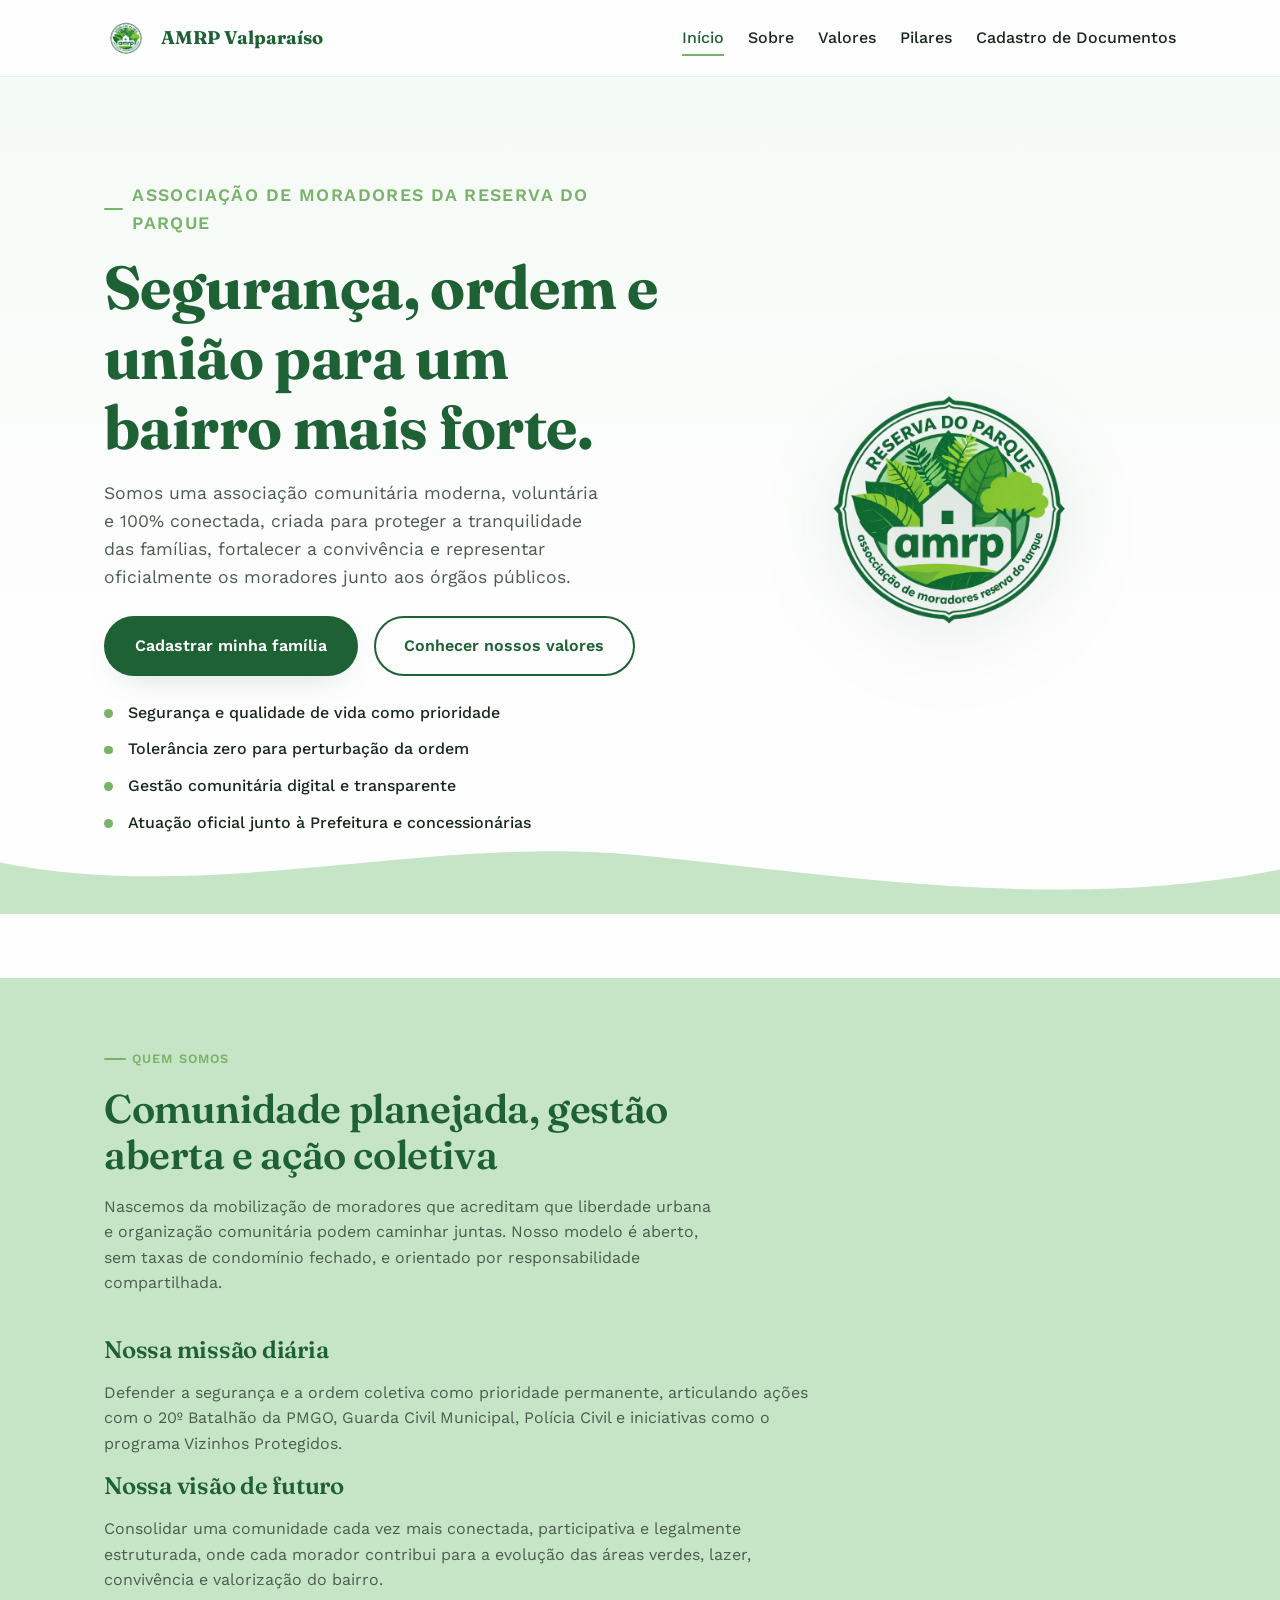
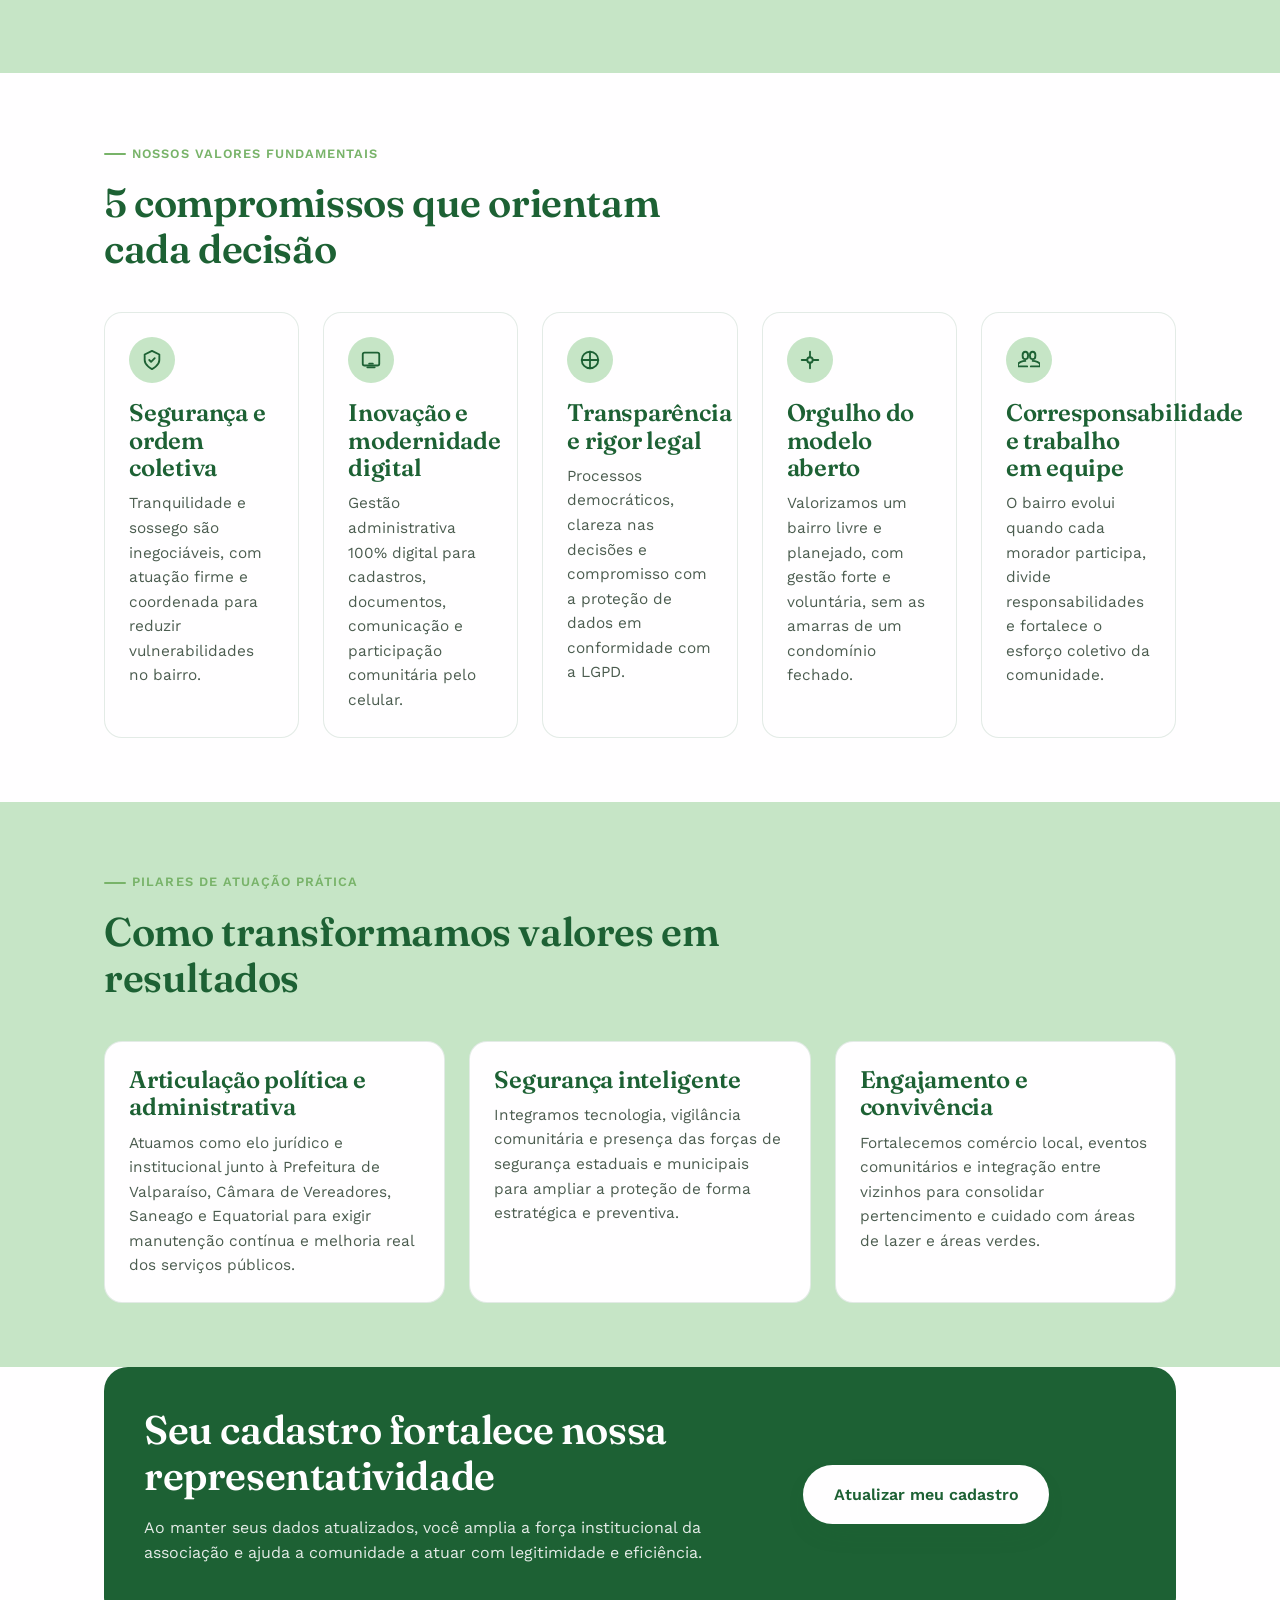
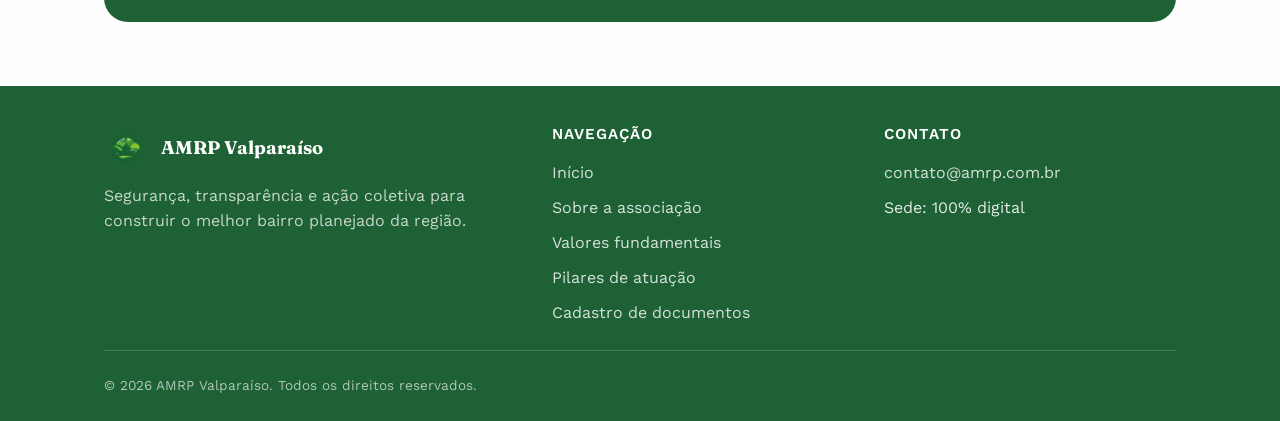
<file: index.html>
<!DOCTYPE html>
<html lang="pt-BR">
<head>
  <meta charset="UTF-8">
  <meta name="viewport" content="width=device-width, initial-scale=1.0">
  <title>AMRP Valparaíso — Associação de Moradores</title>
  <meta name="description" content="Site oficial da Associação de Moradores: segurança coletiva, gestão digital, transparência, engajamento e atuação comunitária em Valparaíso.">

  <link rel="icon" type="image/x-icon" href="assets/img/favicon.ico">
  <link rel="icon" type="image/png" sizes="32x32" href="assets/img/favicon-32.png">
  <link rel="apple-touch-icon" href="assets/img/favicon-180.png">

  <link rel="stylesheet" href="assets/css/style.css">
</head>
<body>

  <header class="cabecalho">
    <div class="container">
      <a href="index.html" class="marca">
        <img src="assets/img/logo-claro.webp" alt="Logotipo da AMRP Valparaíso">
        AMRP Valparaíso
      </a>

      <nav class="nav-principal" aria-label="Navegação principal">
        <ul class="nav-links">
          <li><a href="index.html" aria-current="page">Início</a></li>
          <li><a href="index.html#sobre">Sobre</a></li>
          <li><a href="index.html#valores">Valores</a></li>
          <li><a href="index.html#pilares">Pilares</a></li>
          <li><a href="cadastro.html">Cadastro de Documentos</a></li>
        </ul>

        <button class="nav-toggle" aria-label="Abrir menu" aria-expanded="false">
          <span></span>
        </button>
      </nav>
    </div>
  </header>

  <main>

    <!-- HERO -->
    <section class="hero">
      <div class="container">
        <div class="hero-texto">
          <p class="rotulo">Associação de Moradores da Reserva do Parque</p>
          <h1>Segurança, ordem e união para um bairro mais forte.</h1>
          <p>
            Somos uma associação comunitária moderna, voluntária e 100% conectada,
            criada para proteger a tranquilidade das famílias, fortalecer a convivência
            e representar oficialmente os moradores junto aos órgãos públicos.
          </p>
          <div class="hero-acoes">
            <a href="cadastro.html" class="btn btn-primario">Cadastrar minha família</a>
            <a href="#valores" class="btn btn-secundario">Conhecer nossos valores</a>
          </div>
          <ul class="hero-destaques" aria-label="Destaques da associação">
            <li>Segurança e qualidade de vida como prioridade</li>
            <li>Tolerância zero para perturbação da ordem</li>
            <li>Gestão comunitária digital e transparente</li>
            <li>Atuação oficial junto à Prefeitura e concessionárias</li>
          </ul>
        </div>

        <div class="hero-visual">
          <img src="assets/img/logo-transparente.webp" alt="Logotipo da AMRP Valparaíso">
        </div>
      </div>

      <svg class="divisor-organico" viewBox="0 0 1440 90" preserveAspectRatio="none" aria-hidden="true">
        <path fill="#c6e5c6" d="M0,32 C240,80 480,0 720,24 C960,48 1200,88 1440,40 L1440,90 L0,90 Z"></path>
      </svg>
    </section>

    <!-- SOBRE / HISTÓRIA -->
    <section id="sobre" class="secao-tonal">
      <div class="container">
        <div class="cabecalho-secao">
          <p class="rotulo">Quem somos</p>
          <h2>Comunidade planejada, gestão aberta e ação coletiva</h2>
          <p>
            Nascemos da mobilização de moradores que acreditam que liberdade urbana e
            organização comunitária podem caminhar juntas. Nosso modelo é aberto, sem
            taxas de condomínio fechado, e orientado por responsabilidade compartilhada.
          </p>
        </div>

        <div class="sobre-grid">
          <div>
            <h3>Nossa missão diária</h3>
            <p>
              Defender a segurança e a ordem coletiva como prioridade permanente,
              articulando ações com o 20º Batalhão da PMGO, Guarda Civil Municipal,
              Polícia Civil e iniciativas como o programa Vizinhos Protegidos.
            </p>
            <h3>Nossa visão de futuro</h3>
            <p>
              Consolidar uma comunidade cada vez mais conectada, participativa e
              legalmente estruturada, onde cada morador contribui para a evolução
              das áreas verdes, lazer, convivência e valorização do bairro.
            </p>
          </div>
        </div>
      </div>
    </section>

    <!-- VALORES -->
    <section id="valores" class="secao-clara">
      <div class="container">
        <div class="cabecalho-secao">
          <p class="rotulo">Nossos valores fundamentais</p>
          <h2>5 compromissos que orientam cada decisão</h2>
        </div>

        <div class="cartoes cartoes-valores">
          <div class="cartao">
            <div class="icone" aria-hidden="true">
              <svg width="22" height="22" viewBox="0 0 24 24" fill="none" stroke="currentColor" stroke-width="2" stroke-linecap="round" stroke-linejoin="round"><path d="M12 22s8-4 8-10V6l-8-4-8 4v6c0 6 8 10 8 10Z"/><path d="m9 12 2 2 4-4"/></svg>
            </div>
            <h3>Segurança e ordem coletiva</h3>
            <p>Tranquilidade e sossego são inegociáveis, com atuação firme e coordenada para reduzir vulnerabilidades no bairro.</p>
          </div>

          <div class="cartao">
            <div class="icone" aria-hidden="true">
              <svg width="22" height="22" viewBox="0 0 24 24" fill="none" stroke="currentColor" stroke-width="2" stroke-linecap="round" stroke-linejoin="round"><rect x="3" y="4" width="18" height="14" rx="2"/><path d="M8 20h8"/><path d="M10 16h4"/></svg>
            </div>
            <h3>Inovação e modernidade digital</h3>
            <p>Gestão administrativa 100% digital para cadastros, documentos, comunicação e participação comunitária pelo celular.</p>
          </div>

          <div class="cartao">
            <div class="icone" aria-hidden="true">
              <svg width="22" height="22" viewBox="0 0 24 24" fill="none" stroke="currentColor" stroke-width="2" stroke-linecap="round" stroke-linejoin="round"><path d="M12 3v18"/><path d="M3 12h18"/><circle cx="12" cy="12" r="9"/></svg>
            </div>
            <h3>Transparência e rigor legal</h3>
            <p>Processos democráticos, clareza nas decisões e compromisso com a proteção de dados em conformidade com a LGPD.</p>
          </div>

          <div class="cartao">
            <div class="icone" aria-hidden="true">
              <svg width="22" height="22" viewBox="0 0 24 24" fill="none" stroke="currentColor" stroke-width="2" stroke-linecap="round" stroke-linejoin="round"><path d="M3 12h6"/><path d="M15 12h6"/><path d="M12 3v6"/><path d="M12 15v6"/><circle cx="12" cy="12" r="3"/></svg>
            </div>
            <h3>Orgulho do modelo aberto</h3>
            <p>Valorizamos um bairro livre e planejado, com gestão forte e voluntária, sem as amarras de um condomínio fechado.</p>
          </div>

          <div class="cartao">
            <div class="icone" aria-hidden="true">
              <svg width="22" height="22" viewBox="0 0 24 24" fill="none" stroke="currentColor" stroke-width="2" stroke-linecap="round" stroke-linejoin="round"><path d="M16 11c1.66 0 3-1.79 3-4s-1.34-4-3-4-3 1.79-3 4 1.34 4 3 4Z"/><path d="M8 11c1.66 0 3-1.79 3-4S9.66 3 8 3 5 4.79 5 7s1.34 4 3 4Z"/><path d="M8 13c-2.67 0-8 1.34-8 4v2h10"/><path d="M16 13c2.67 0 8 1.34 8 4v2H14"/></svg>
            </div>
            <h3>Corresponsabilidade e trabalho em equipe</h3>
            <p>O bairro evolui quando cada morador participa, divide responsabilidades e fortalece o esforço coletivo da comunidade.</p>
          </div>
        </div>
      </div>
    </section>

    <!-- PILARES -->
    <section id="pilares" class="secao-tonal">
      <div class="container">
        <div class="cabecalho-secao">
          <p class="rotulo">Pilares de atuação prática</p>
          <h2>Como transformamos valores em resultados</h2>
        </div>
        <div class="cartoes">
          <article class="cartao">
            <h3>Articulação política e administrativa</h3>
            <p>Atuamos como elo jurídico e institucional junto à Prefeitura de Valparaíso, Câmara de Vereadores, Saneago e Equatorial para exigir manutenção contínua e melhoria real dos serviços públicos.</p>
          </article>
          <article class="cartao">
            <h3>Segurança inteligente</h3>
            <p>Integramos tecnologia, vigilância comunitária e presença das forças de segurança estaduais e municipais para ampliar a proteção de forma estratégica e preventiva.</p>
          </article>
          <article class="cartao">
            <h3>Engajamento e convivência</h3>
            <p>Fortalecemos comércio local, eventos comunitários e integração entre vizinhos para consolidar pertencimento e cuidado com áreas de lazer e áreas verdes.</p>
          </article>
        </div>
      </div>
    </section>

    <!-- CTA CADASTRO -->
    <section class="secao-clara" style="padding-top:0;">
      <div class="container">
        <div class="cta-cadastro">
          <div>
            <h2>Seu cadastro fortalece nossa representatividade</h2>
            <p>
              Ao manter seus dados atualizados, você amplia a força institucional
              da associação e ajuda a comunidade a atuar com legitimidade e eficiência.
            </p>
          </div>
          <div>
            <a href="cadastro.html" class="btn btn-primario">Atualizar meu cadastro</a>
          </div>
        </div>
      </div>
    </section>

  </main>

  <footer class="rodape">
    <div class="container">
      <div class="rodape-grid">
        <div>
          <a href="index.html" class="marca">
            <img src="assets/img/logo-escuro-sm.webp" alt="Logotipo da AMRP Valparaíso">
            AMRP Valparaíso
          </a>
          <p style="color: rgba(255,254,255,0.75); max-width: 40ch; margin-top: 0.8em;">
            Segurança, transparência e ação coletiva para construir o melhor bairro planejado da região.
          </p>
        </div>

        <div>
          <h4>Navegação</h4>
          <ul>
            <li><a href="index.html">Início</a></li>
            <li><a href="index.html#sobre">Sobre a associação</a></li>
            <li><a href="index.html#valores">Valores fundamentais</a></li>
            <li><a href="index.html#pilares">Pilares de atuação</a></li>
            <li><a href="cadastro.html">Cadastro de documentos</a></li>
          </ul>
        </div>

        <div>
          <h4>Contato</h4>
          <ul>
            <li><a href="mailto:contato@amrp.com.br">contato@amrp.com.br</a></li>
            <li>Sede: 100% digital</li>
          </ul>
        </div>
      </div>

      <div class="rodape-baixo">
        <span>© <span id="ano-atual"></span> AMRP Valparaíso. Todos os direitos reservados.</span>
      </div>
    </div>
  </footer>

  <script src="assets/js/main.js"></script>
  <script>
    document.getElementById('ano-atual').textContent = new Date().getFullYear();
  </script>
</body>
</html>
</file>
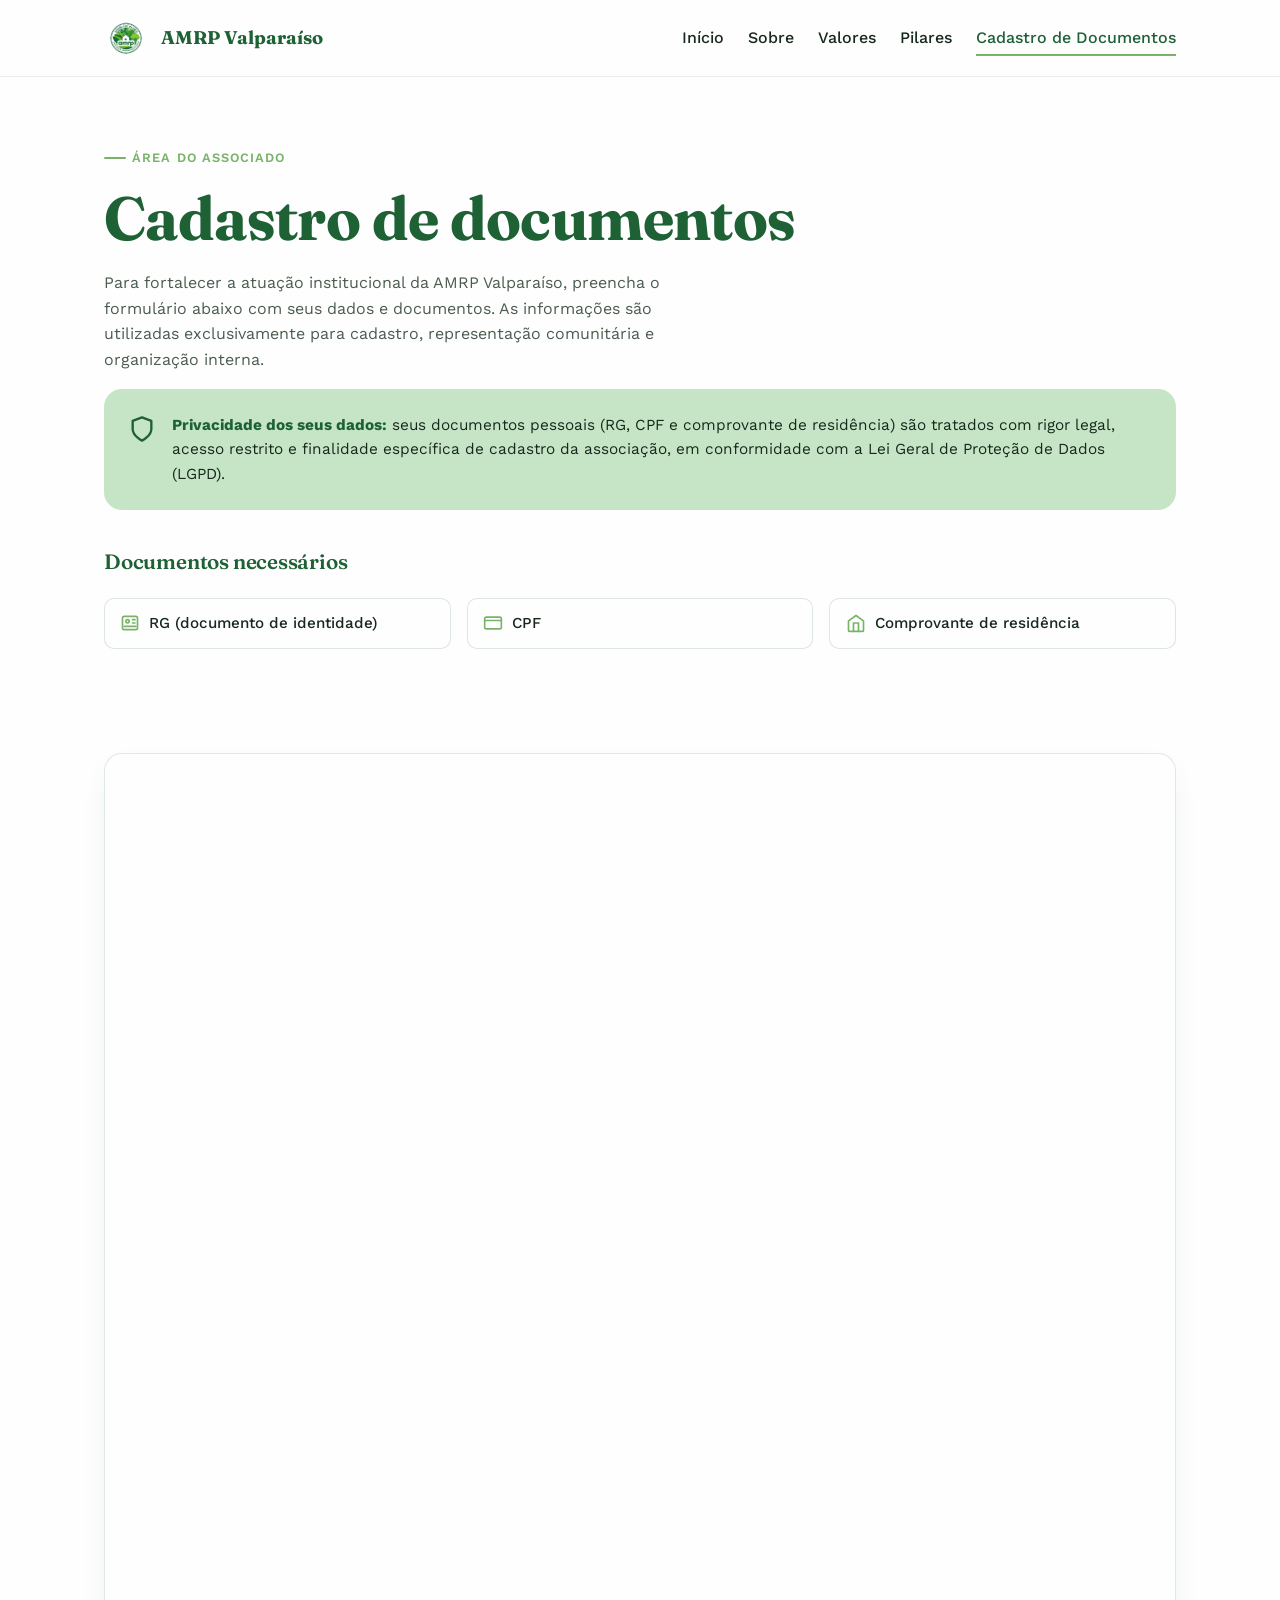
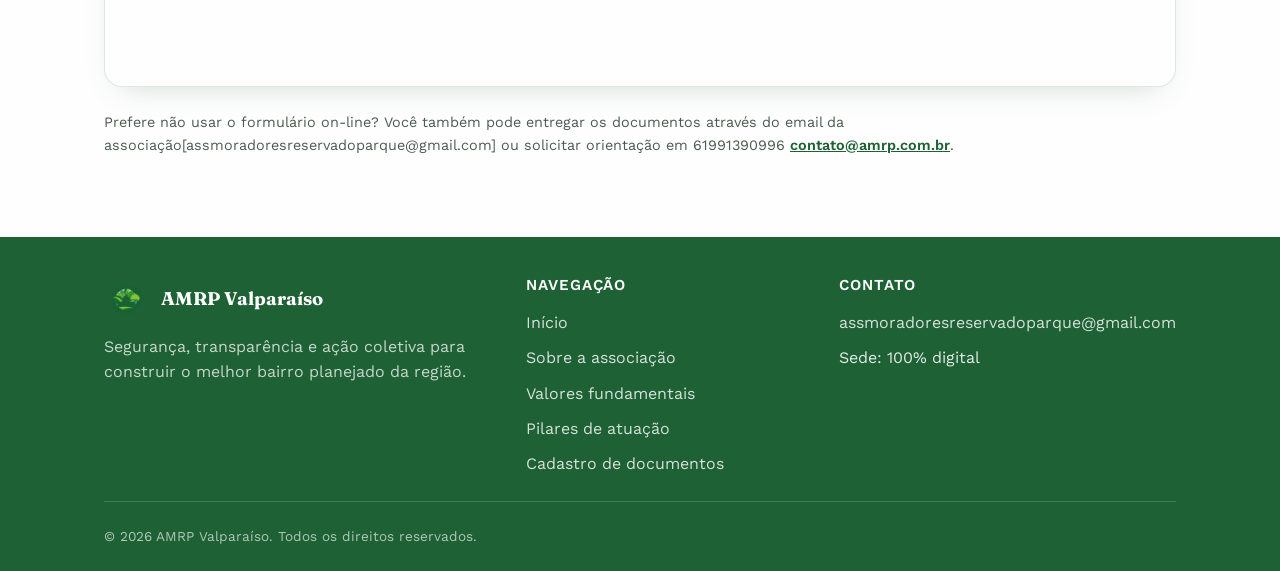
<file: cadastro.html>
<!DOCTYPE html>
<html lang="pt-BR">
<head>
  <meta charset="UTF-8">
  <meta name="viewport" content="width=device-width, initial-scale=1.0">
  <title>Cadastro de Documentos — AMRP Valparaíso</title>
  <meta name="description" content="Atualize seu cadastro na AMRP Valparaíso com segurança, transparência e conformidade com a LGPD.">

  <link rel="icon" type="image/x-icon" href="assets/img/favicon.ico">
  <link rel="icon" type="image/png" sizes="32x32" href="assets/img/favicon-32.png">
  <link rel="apple-touch-icon" href="assets/img/favicon-180.png">

  <link rel="stylesheet" href="assets/css/style.css">
</head>
<body>

  <header class="cabecalho">
    <div class="container">
      <a href="index.html" class="marca">
        <img src="assets/img/logo-claro.webp" alt="Logotipo da AMRP Valparaíso">
        AMRP Valparaíso
      </a>

      <nav class="nav-principal" aria-label="Navegação principal">
        <ul class="nav-links">
          <li><a href="index.html">Início</a></li>
          <li><a href="index.html#sobre">Sobre</a></li>
          <li><a href="index.html#valores">Valores</a></li>
          <li><a href="index.html#pilares">Pilares</a></li>
          <li><a href="cadastro.html" aria-current="page">Cadastro de Documentos</a></li>
        </ul>

        <button class="nav-toggle" aria-label="Abrir menu" aria-expanded="false">
          <span></span>
        </button>
      </nav>
    </div>
  </header>

  <main>
    <section class="secao-clara" style="padding-bottom: 0;">
      <div class="container">
        <p class="rotulo">Área do associado</p>
        <h1>Cadastro de documentos</h1>
        <p style="max-width: 62ch;">
          Para fortalecer a atuação institucional da AMRP Valparaíso, preencha o
          formulário abaixo com seus dados e documentos. As informações são utilizadas
          exclusivamente para cadastro, representação comunitária e organização interna.
        </p>

        <div class="aviso-privacidade">
          <svg viewBox="0 0 24 24" fill="none" stroke="currentColor" stroke-width="2" stroke-linecap="round" stroke-linejoin="round" aria-hidden="true"><path d="M12 22s8-4 8-10V5l-8-3-8 3v7c0 6 8 10 8 10Z"/></svg>
          <p>
            <strong>Privacidade dos seus dados:</strong> seus documentos pessoais (RG, CPF e
            comprovante de residência) são tratados com rigor legal, acesso restrito e
            finalidade específica de cadastro da associação, em conformidade com a Lei
            Geral de Proteção de Dados (LGPD).
          </p>
        </div>

        <h2 style="font-size: 1.3rem;">Documentos necessários</h2>
        <ul class="lista-documentos">
          <li>
            <svg viewBox="0 0 24 24" fill="none" stroke="currentColor" stroke-width="2" stroke-linecap="round" stroke-linejoin="round" aria-hidden="true"><rect x="3" y="4" width="18" height="16" rx="2"/><circle cx="9" cy="10" r="2"/><path d="M15 8h3M15 12h3M5 16h14"/></svg>
            RG (documento de identidade)
          </li>
          <li>
            <svg viewBox="0 0 24 24" fill="none" stroke="currentColor" stroke-width="2" stroke-linecap="round" stroke-linejoin="round" aria-hidden="true"><rect x="2" y="5" width="20" height="14" rx="2"/><path d="M2 9h20"/></svg>
            CPF
          </li>
          <li>
            <svg viewBox="0 0 24 24" fill="none" stroke="currentColor" stroke-width="2" stroke-linecap="round" stroke-linejoin="round" aria-hidden="true"><path d="M3 9.5 12 3l9 6.5V21a1 1 0 0 1-1 1H4a1 1 0 0 1-1-1Z"/><path d="M9 22V12h6v10"/></svg>
            Comprovante de residência
          </li>
        </ul>
      </div>
    </section>

    <section class="secao-clara">
      <div class="container">

        <div class="moldura-formulario">
          <iframe
            src="https://docs.google.com/forms/d/e/1FAIpQLSehEXMS07EeuUUhdFcTzGNEUX9kSmn9LbdnGKQk-LgBNTDmNQ/viewform?embedded=true"
            title="Formulário de cadastro de documentos dos moradores"
            loading="lazy">
            Carregando formulário…
          </iframe>
        </div>

        <p style="margin-top: var(--espaco-3); font-size: 0.9rem;">
          Prefere não usar o formulário on-line? Você também pode entregar os documentos
          através do email da associação[assmoradoresreservadoparque@gmail.com] ou solicitar orientação em 61991390996
          <a href="mailto:contato@amrp.com.br" style="color: var(--verde-mata); font-weight: 600;">contato@amrp.com.br</a>.
        </p>
      </div>
    </section>
  </main>

  <footer class="rodape">
    <div class="container">
      <div class="rodape-grid">
        <div>
          <a href="index.html" class="marca">
            <img src="assets/img/logo-escuro-sm.webp" alt="Logotipo da AMRP Valparaíso">
            AMRP Valparaíso
          </a>
          <p style="color: rgba(255,254,255,0.75); max-width: 40ch; margin-top: 0.8em;">
            Segurança, transparência e ação coletiva para construir o melhor bairro planejado da região.
          </p>
        </div>

        <div>
          <h4>Navegação</h4>
          <ul>
            <li><a href="index.html">Início</a></li>
            <li><a href="index.html#sobre">Sobre a associação</a></li>
            <li><a href="index.html#valores">Valores fundamentais</a></li>
            <li><a href="index.html#pilares">Pilares de atuação</a></li>
            <li><a href="cadastro.html">Cadastro de documentos</a></li>
          </ul>
        </div>

        <div>
          <h4>Contato</h4>
          <ul>
            <li><a href="mailto:assmoradoresreservadoparque@gmail.com">assmoradoresreservadoparque@gmail.com</a></li>
            <li>Sede: 100% digital</li>
          </ul>
        </div>
      </div>

      <div class="rodape-baixo">
        <span>© <span id="ano-atual"></span> AMRP Valparaíso. Todos os direitos reservados.</span>
      </div>
    </div>
  </footer>

  <script src="assets/js/main.js"></script>
  <script>
    document.getElementById('ano-atual').textContent = new Date().getFullYear();
  </script>
</body>
</html>
</file>
<file: assets/css/style.css>
/* =========================================================
   Associação de Moradores — Design System
   Paleta: verde-mata (#1d6134), verde-folha (#78b369),
           verde-musgo (#728e79), verde-orvalho (#c6e5c6),
           branco-neve (#fffeff)
   Tipografia: Fraunces (títulos) + Work Sans (corpo)
   ========================================================= */

@import url('https://fonts.googleapis.com/css2?family=Fraunces:opsz,wght@9..144,400;9..144,500;9..144,600;9..144,700&family=Work+Sans:wght@400;500;600;700&display=swap');

:root {
  --verde-mata: #1d6134;
  --verde-folha: #78b369;
  --verde-musgo: #728e79;
  --verde-orvalho: #c6e5c6;
  --branco-neve: #fffeff;

  --texto-principal: #17281c;
  --texto-secundario: #4b5c4f;

  --fonte-titulo: "Fraunces", Georgia, serif;
  --fonte-corpo: "Work Sans", -apple-system, BlinkMacSystemFont, "Segoe UI", sans-serif;

  --raio: 18px;
  --raio-sm: 10px;
  --sombra: 0 12px 32px -16px rgba(29, 97, 52, 0.28);
  --largura-max: 1120px;

  --espaco-1: 0.5rem;
  --espaco-2: 1rem;
  --espaco-3: 1.5rem;
  --espaco-4: 2.5rem;
  --espaco-5: 4rem;
  --espaco-6: 6.5rem;
}

* {
  box-sizing: border-box;
}

html {
  scroll-behavior: smooth;
}

@media (prefers-reduced-motion: reduce) {
  html {
    scroll-behavior: auto;
  }
  * {
    animation-duration: 0.01ms !important;
    animation-iteration-count: 1 !important;
    transition-duration: 0.01ms !important;
  }
}

body {
  margin: 0;
  font-family: var(--fonte-corpo);
  color: var(--texto-principal);
  background: var(--branco-neve);
  line-height: 1.6;
  -webkit-font-smoothing: antialiased;
}

img {
  max-width: 100%;
  display: block;
}

a {
  color: inherit;
}

.container {
  width: 100%;
  max-width: var(--largura-max);
  margin: 0 auto;
  padding: 0 var(--espaco-3);
}

h1, h2, h3, h4 {
  font-family: var(--fonte-titulo);
  font-weight: 600;
  line-height: 1.15;
  margin: 0 0 var(--espaco-2);
  color: var(--verde-mata);
  letter-spacing: -0.01em;
}

h1 { font-size: clamp(2.4rem, 5vw, 3.8rem); font-weight: 700; }
h2 { font-size: clamp(1.8rem, 3.4vw, 2.5rem); }
h3 { font-size: clamp(1.2rem, 2vw, 1.5rem); }

p {
  margin: 0 0 var(--espaco-2);
  color: var(--texto-secundario);
}

.rotulo {
  display: inline-flex;
  align-items: center;
  gap: 0.5em;
  font-size: 0.8rem;
  font-weight: 600;
  letter-spacing: 0.08em;
  text-transform: uppercase;
  color: var(--verde-folha);
  margin-bottom: var(--espaco-2);
}

.rotulo::before {
  content: "";
  width: 22px;
  height: 2px;
  background: var(--verde-folha);
  border-radius: 2px;
}

/* Foco visível para acessibilidade */
a:focus-visible,
button:focus-visible,
input:focus-visible,
textarea:focus-visible,
select:focus-visible {
  outline: 3px solid var(--verde-folha);
  outline-offset: 3px;
  border-radius: 4px;
}

/* ---------- Botões ---------- */
.btn {
  display: inline-flex;
  align-items: center;
  justify-content: center;
  gap: 0.6em;
  padding: 0.95em 1.8em;
  border-radius: 999px;
  font-family: var(--fonte-corpo);
  font-weight: 600;
  font-size: 1rem;
  text-decoration: none;
  border: 2px solid transparent;
  cursor: pointer;
  transition: transform 0.18s ease, box-shadow 0.18s ease, background 0.18s ease, color 0.18s ease;
}

.btn-primario {
  background: var(--verde-mata);
  color: var(--branco-neve);
  box-shadow: var(--sombra);
}

.btn-primario:hover {
  background: #164d29;
  transform: translateY(-2px);
}

.btn-secundario {
  background: transparent;
  color: var(--verde-mata);
  border-color: var(--verde-mata);
}

.btn-secundario:hover {
  background: var(--verde-mata);
  color: var(--branco-neve);
}

/* ---------- Cabeçalho ---------- */
.cabecalho {
  position: sticky;
  top: 0;
  z-index: 50;
  background: rgba(255, 254, 255, 0.92);
  backdrop-filter: blur(8px);
  border-bottom: 1px solid rgba(29, 97, 52, 0.1);
}

.cabecalho .container {
  display: flex;
  align-items: center;
  justify-content: space-between;
  padding-top: var(--espaco-2);
  padding-bottom: var(--espaco-2);
}

.marca {
  display: flex;
  align-items: center;
  gap: 0.7em;
  text-decoration: none;
  font-family: var(--fonte-titulo);
  font-weight: 700;
  font-size: 1.15rem;
  color: var(--verde-mata);
}

.marca img {
  height: 44px;
  width: auto;
}

.nav-principal {
  display: flex;
  align-items: center;
  gap: var(--espaco-4);
}

.nav-links {
  display: flex;
  gap: var(--espaco-3);
  list-style: none;
  margin: 0;
  padding: 0;
}

.nav-links a {
  text-decoration: none;
  font-weight: 500;
  color: var(--texto-principal);
  padding: 0.4em 0;
  border-bottom: 2px solid transparent;
  transition: border-color 0.18s ease, color 0.18s ease;
}

.nav-links a:hover,
.nav-links a[aria-current="page"] {
  color: var(--verde-mata);
  border-color: var(--verde-folha);
}

.nav-toggle {
  display: none;
  background: none;
  border: none;
  cursor: pointer;
  padding: 0.4em;
}

.nav-toggle span,
.nav-toggle span::before,
.nav-toggle span::after {
  content: "";
  display: block;
  width: 24px;
  height: 2px;
  background: var(--verde-mata);
  position: relative;
  transition: transform 0.2s ease;
}

.nav-toggle span::before { position: absolute; top: -7px; }
.nav-toggle span::after { position: absolute; top: 7px; }

/* ---------- Hero ---------- */
.hero {
  position: relative;
  overflow: hidden;
  padding: var(--espaco-6) 0 var(--espaco-5);
  background: linear-gradient(180deg, #f4faf5 0%, var(--branco-neve) 65%);
}

.hero .container {
  display: grid;
  grid-template-columns: 1.1fr 0.9fr;
  gap: var(--espaco-5);
  align-items: center;
}

.hero-texto p {
  font-size: 1.1rem;
  max-width: 46ch;
}

.hero-acoes {
  display: flex;
  gap: var(--espaco-2);
  flex-wrap: wrap;
  margin-top: var(--espaco-3);
}

.hero-destaques {
  list-style: none;
  margin: var(--espaco-3) 0 0;
  padding: 0;
  display: grid;
  gap: 0.7rem;
  max-width: 58ch;
}

.hero-destaques li {
  position: relative;
  padding-left: 1.5rem;
  color: var(--texto-principal);
  font-weight: 500;
}

.hero-destaques li::before {
  content: "";
  position: absolute;
  left: 0;
  top: 0.58rem;
  width: 0.55rem;
  height: 0.55rem;
  border-radius: 50%;
  background: var(--verde-folha);
}

.hero-visual {
  position: relative;
  display: flex;
  align-items: center;
  justify-content: center;
}

.hero-forma {
  position: absolute;
  inset: 0;
  z-index: 0;
}

.hero-visual img {
  position: relative;
  z-index: 1;
  width: min(320px, 70%);
  margin: 0 auto;
  filter: drop-shadow(0 20px 40px rgba(29, 97, 52, 0.18));
}

.divisor-organico {
  display: block;
  width: 100%;
  height: auto;
  margin-top: -1px;
}

/* ---------- Seções gerais ---------- */
section {
  padding: var(--espaco-5) 0;
}

.secao-clara {
  background: var(--branco-neve);
}

.secao-tonal {
  background: var(--verde-orvalho);
}

.secao-escura {
  background: var(--verde-mata);
  color: var(--branco-neve);
}

.secao-escura h2,
.secao-escura h3 {
  color: var(--branco-neve);
}

.secao-escura p {
  color: rgba(255, 254, 255, 0.82);
}

.cabecalho-secao {
  max-width: 62ch;
  margin: 0 0 var(--espaco-4);
}

/* ---------- Sobre / História ---------- */
.sobre-grid {
  max-width: 72ch;
}

/* Cartões de valores */
.cartoes {
  display: grid;
  grid-template-columns: repeat(3, 1fr);
  gap: var(--espaco-3);
}

.cartoes-valores {
  grid-template-columns: repeat(5, minmax(0, 1fr));
}

.cartao {
  background: var(--branco-neve);
  border: 1px solid rgba(29, 97, 52, 0.12);
  border-radius: var(--raio);
  padding: var(--espaco-3);
  transition: transform 0.2s ease, box-shadow 0.2s ease;
}

.cartao:hover {
  transform: translateY(-4px);
  box-shadow: var(--sombra);
}

.cartao .icone {
  width: 46px;
  height: 46px;
  border-radius: 50%;
  background: var(--verde-orvalho);
  display: flex;
  align-items: center;
  justify-content: center;
  margin-bottom: var(--espaco-2);
  color: var(--verde-mata);
}

.cartao h3 {
  margin-bottom: 0.4em;
}

.cartao p {
  margin: 0;
  font-size: 0.96rem;
}

/* ---------- CTA cadastro ---------- */
.cta-cadastro {
  display: grid;
  grid-template-columns: 1.3fr 0.7fr;
  gap: var(--espaco-4);
  align-items: center;
  background: var(--verde-mata);
  color: var(--branco-neve);
  border-radius: 24px;
  padding: var(--espaco-4);
}

.cta-cadastro h2,
.cta-cadastro p {
  color: var(--branco-neve);
}

.cta-cadastro p {
  opacity: 0.88;
}

.cta-cadastro .btn-primario {
  background: var(--branco-neve);
  color: var(--verde-mata);
}

.cta-cadastro .btn-primario:hover {
  background: var(--verde-orvalho);
}

/* ---------- Página de Cadastro de Documentos ---------- */
.aviso-privacidade {
  display: flex;
  gap: var(--espaco-2);
  align-items: flex-start;
  background: var(--verde-orvalho);
  border-radius: var(--raio);
  padding: var(--espaco-3);
  margin-bottom: var(--espaco-4);
}

.aviso-privacidade svg {
  flex-shrink: 0;
  width: 28px;
  height: 28px;
  color: var(--verde-mata);
  margin-top: 2px;
}

.aviso-privacidade p {
  margin: 0;
  color: var(--texto-principal);
  font-size: 0.96rem;
}

.aviso-privacidade strong {
  color: var(--verde-mata);
}

.lista-documentos {
  display: grid;
  grid-template-columns: repeat(3, 1fr);
  gap: var(--espaco-2);
  margin: var(--espaco-3) 0 var(--espaco-4);
  padding: 0;
  list-style: none;
}

.lista-documentos li {
  display: flex;
  align-items: center;
  gap: 0.6em;
  background: var(--branco-neve);
  border: 1px solid rgba(29, 97, 52, 0.15);
  border-radius: var(--raio-sm);
  padding: 0.8em 1em;
  font-size: 0.95rem;
  font-weight: 500;
  color: var(--texto-principal);
}

.lista-documentos svg {
  width: 20px;
  height: 20px;
  color: var(--verde-folha);
  flex-shrink: 0;
}

.moldura-formulario {
  background: var(--branco-neve);
  border: 1px solid rgba(29, 97, 52, 0.14);
  border-radius: var(--raio);
  padding: var(--espaco-2);
  box-shadow: var(--sombra);
}

.moldura-formulario iframe {
  width: 100%;
  min-height: 900px;
  border: none;
  border-radius: var(--raio-sm);
  display: block;
}

.aviso-configuracao {
  background: #fff6e6;
  border: 1px dashed #c99a2e;
  border-radius: var(--raio-sm);
  padding: var(--espaco-3);
  margin-bottom: var(--espaco-3);
  font-size: 0.92rem;
  color: #6b4c0f;
}

.aviso-configuracao code {
  background: rgba(0,0,0,0.06);
  padding: 0.15em 0.4em;
  border-radius: 4px;
  font-size: 0.9em;
}

/* ---------- Rodapé ---------- */
.rodape {
  background: var(--verde-mata);
  color: rgba(255, 254, 255, 0.88);
  padding: var(--espaco-4) 0 var(--espaco-3);
}

.rodape-grid {
  display: grid;
  grid-template-columns: 1.4fr 1fr 1fr;
  gap: var(--espaco-4);
  padding-bottom: var(--espaco-3);
  border-bottom: 1px solid rgba(255, 254, 255, 0.16);
}

.rodape .marca {
  color: var(--branco-neve);
}

.rodape h4 {
  color: var(--branco-neve);
  font-family: var(--fonte-corpo);
  font-weight: 600;
  font-size: 0.95rem;
  text-transform: uppercase;
  letter-spacing: 0.06em;
  margin-bottom: var(--espaco-2);
}

.rodape ul {
  list-style: none;
  margin: 0;
  padding: 0;
  display: grid;
  gap: 0.6em;
}

.rodape a {
  text-decoration: none;
  color: rgba(255, 254, 255, 0.82);
  transition: color 0.18s ease;
}

.rodape a:hover {
  color: var(--verde-orvalho);
}

.rodape-baixo {
  display: flex;
  justify-content: space-between;
  align-items: center;
  flex-wrap: wrap;
  gap: var(--espaco-1);
  padding-top: var(--espaco-3);
  font-size: 0.85rem;
  color: rgba(255, 254, 255, 0.65);
}

/* ---------- Responsivo ---------- */
@media (max-width: 900px) {
  .hero .container {
    grid-template-columns: 1fr;
  }

  .hero-visual {
    order: -1;
  }

  .cartoes {
    grid-template-columns: 1fr 1fr;
  }

  .cartoes-valores {
    grid-template-columns: 1fr 1fr;
  }

  .lista-documentos {
    grid-template-columns: 1fr 1fr;
  }

  .cta-cadastro {
    grid-template-columns: 1fr;
    text-align: left;
  }

  .rodape-grid {
    grid-template-columns: 1fr 1fr;
  }
}

@media (max-width: 640px) {
  .nav-links {
    position: fixed;
    inset: 68px var(--espaco-3) auto var(--espaco-3);
    background: var(--branco-neve);
    flex-direction: column;
    padding: var(--espaco-3);
    border-radius: var(--raio);
    box-shadow: var(--sombra);
    border: 1px solid rgba(29, 97, 52, 0.1);
    display: none;
  }

  .nav-links.aberto {
    display: flex;
  }

  .nav-toggle {
    display: block;
  }

  .cartoes {
    grid-template-columns: 1fr;
  }

  .cartoes-valores {
    grid-template-columns: 1fr;
  }

  .lista-documentos {
    grid-template-columns: 1fr;
  }

  .rodape-grid {
    grid-template-columns: 1fr;
  }
}
</file>
